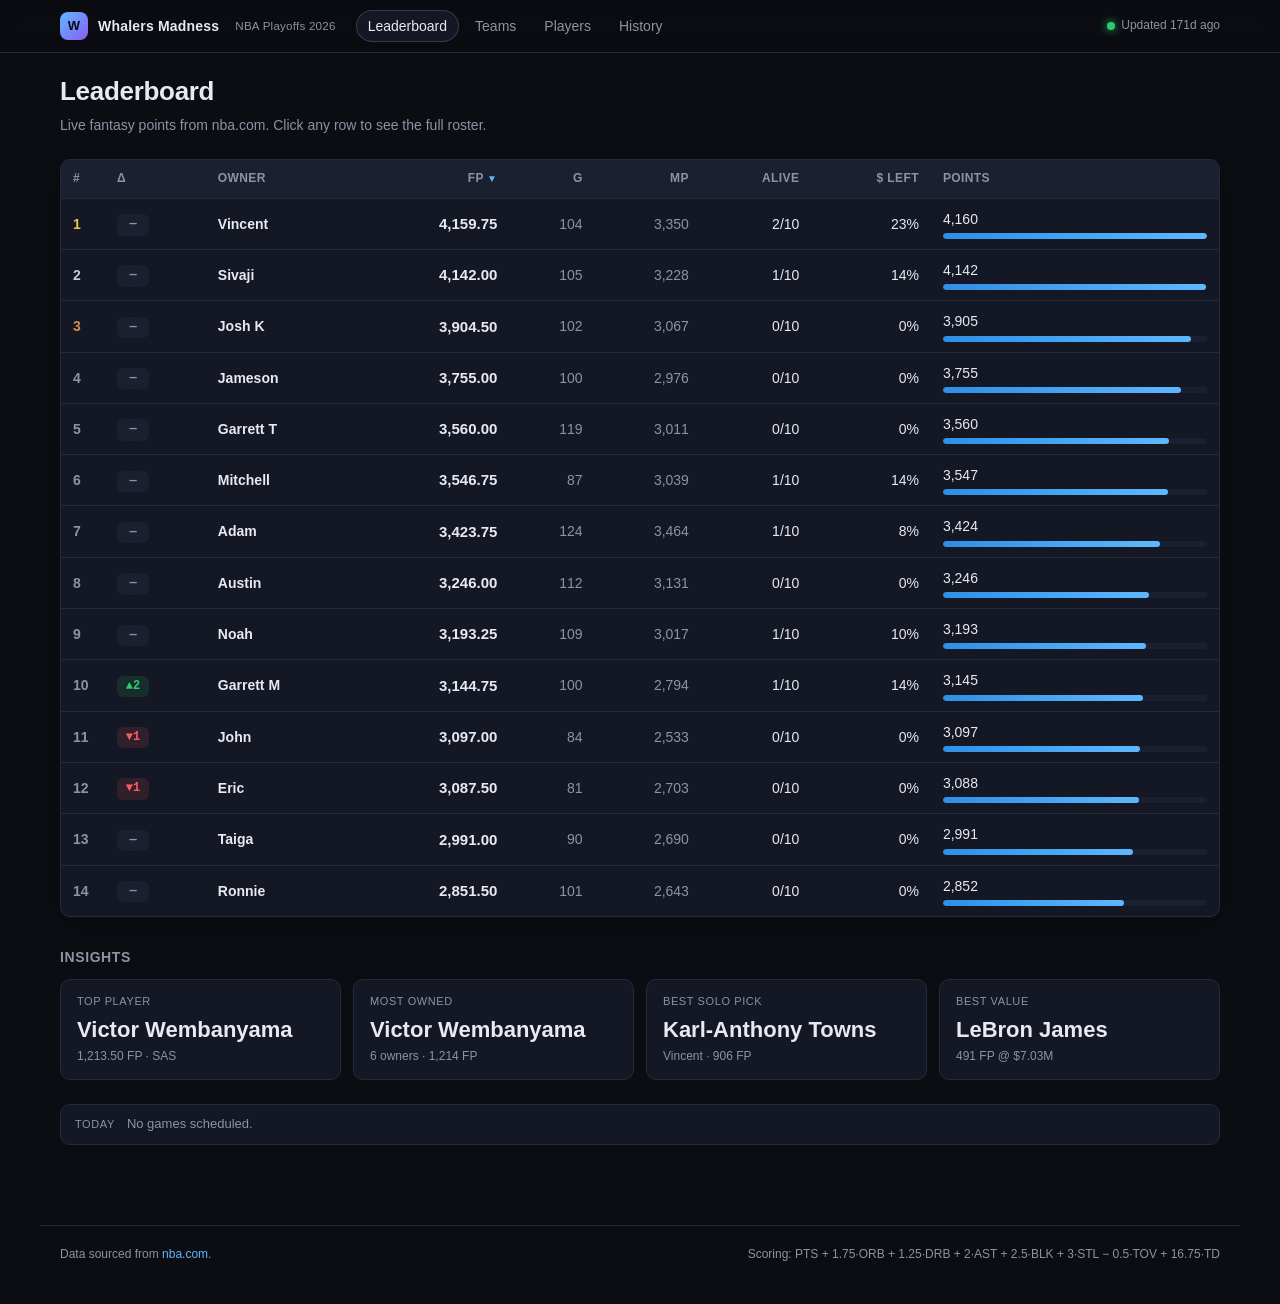
<file: index.html>
<!doctype html>
<html lang="en">
<head>
  <meta charset="utf-8">
  <meta name="viewport" content="width=device-width,initial-scale=1">
  <title>Leaderboard · Whalers Madness</title>
  <link rel="icon" href="data:image/svg+xml;utf8,<svg xmlns='http://www.w3.org/2000/svg' viewBox='0 0 32 32'><rect rx='8' width='32' height='32' fill='%235eb8ff'/><text x='50%25' y='56%25' text-anchor='middle' font-size='18' font-family='system-ui' font-weight='900' fill='%230b0d12'>W</text></svg>">
  <link rel="stylesheet" href="assets/css/style.css">
</head>
<body>
  <header class="site-header">
    <div class="inner">
      <a class="brand" href="./">
        <span class="logo">W</span>
        Whalers Madness <small>NBA Playoffs 2026</small>
      </a>
      <nav class="site-nav">
        <a href="./" data-page="leaderboard">Leaderboard</a>
        <a href="teams.html" data-page="teams">Teams</a>
        <a href="players.html" data-page="players">Players</a>
        <a href="history.html" data-page="history">History</a>
      </nav>
      <span class="updated"><span class="dot"></span><span id="updated-at">Loading…</span></span>
    </div>
  </header>

  <main>
    <h1 class="page-title">Leaderboard</h1>
    <p class="page-subtitle">Live fantasy points from nba.com. Click any row to see the full roster.</p>

    <div class="table-wrap">
      <div class="table-scroll">
        <table class="stats" id="leaderboard-table">
          <thead>
            <tr>
              <th class="left" data-sort-key="rank" data-sort-default="asc">#</th>
              <th class="left hide-sm" data-sort-key="rankDelta" data-sort-default="desc">Δ</th>
              <th class="left" data-sort-key="owner" data-sort-default="asc">Owner</th>
              <th data-sort-key="FP">FP</th>
              <th class="hide-sm" data-sort-key="G">G</th>
              <th class="hide-sm" data-sort-key="MP">MP</th>
              <th data-sort-key="playersLeft">Alive</th>
              <th class="hide-sm" data-sort-key="salaryLeftPct">$ Left</th>
              <th class="left hide-sm">Points</th>
            </tr>
          </thead>
          <tbody><tr><td colspan="9" class="loading">Loading leaderboard</td></tr></tbody>
        </table>
      </div>
    </div>

    <div id="insights" class="insights"></div>
    <div id="today" class="today-strip"></div>
  </main>

  <footer class="site-footer">
    <span>Data sourced from <a href="https://www.nba.com/" target="_blank" rel="noopener">nba.com</a>.</span>
    <span>Scoring: PTS + 1.75·ORB + 1.25·DRB + 2·AST + 2.5·BLK + 3·STL − 0.5·TOV + 16.75·TD</span>
  </footer>

  <script type="module" src="assets/js/leaderboard.js"></script>
</body>
</html>
</file>
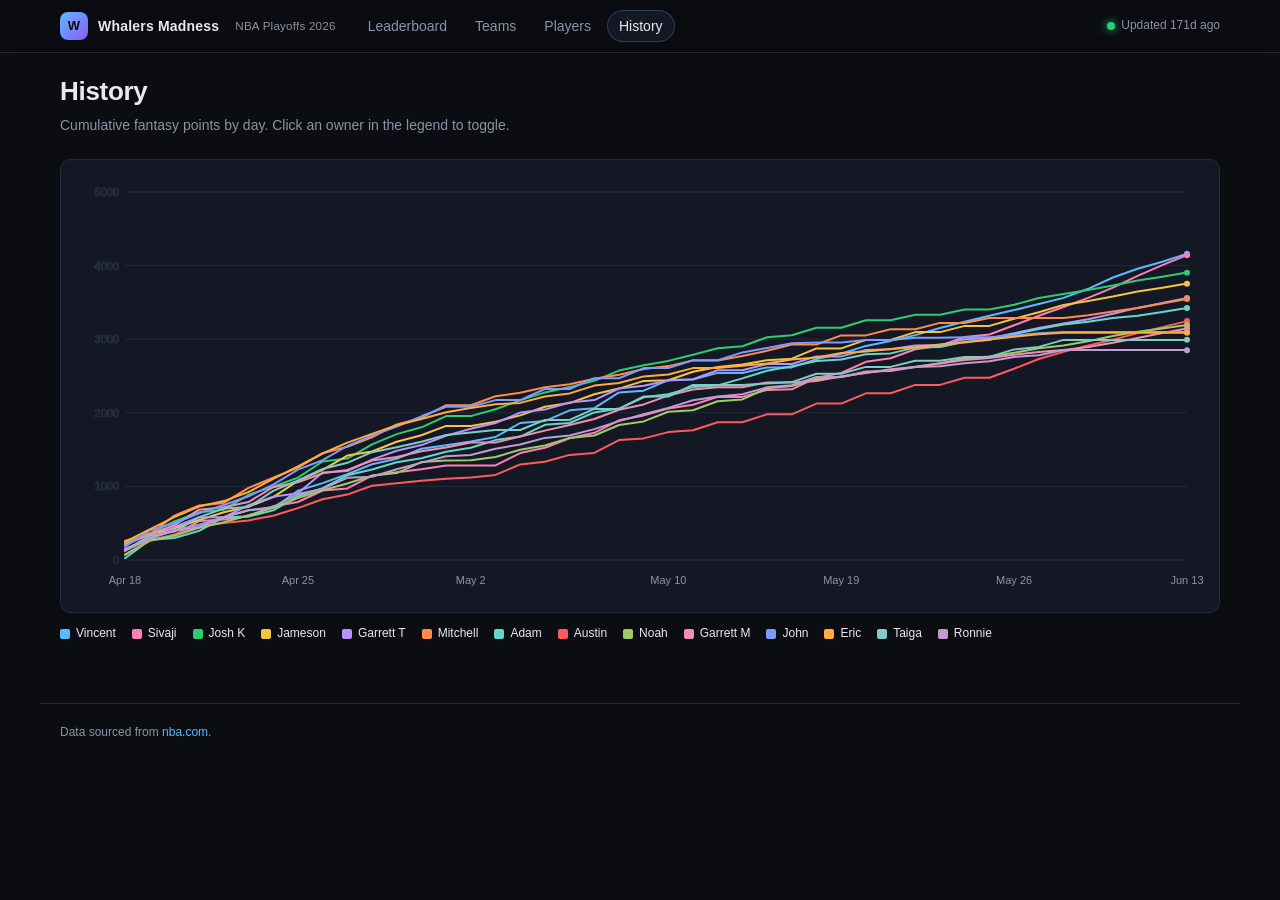
<file: history.html>
<!doctype html>
<html lang="en">
<head>
  <meta charset="utf-8">
  <meta name="viewport" content="width=device-width,initial-scale=1">
  <title>History · Whalers Madness</title>
  <link rel="icon" href="data:image/svg+xml;utf8,<svg xmlns='http://www.w3.org/2000/svg' viewBox='0 0 32 32'><rect rx='8' width='32' height='32' fill='%235eb8ff'/><text x='50%25' y='56%25' text-anchor='middle' font-size='18' font-family='system-ui' font-weight='900' fill='%230b0d12'>W</text></svg>">
  <link rel="stylesheet" href="assets/css/style.css">
</head>
<body>
  <header class="site-header">
    <div class="inner">
      <a class="brand" href="./">
        <span class="logo">W</span>
        Whalers Madness <small>NBA Playoffs 2026</small>
      </a>
      <nav class="site-nav">
        <a href="./" data-page="leaderboard">Leaderboard</a>
        <a href="teams.html" data-page="teams">Teams</a>
        <a href="players.html" data-page="players">Players</a>
        <a href="history.html" data-page="history">History</a>
      </nav>
      <span class="updated"><span class="dot"></span><span id="updated-at">Loading…</span></span>
    </div>
  </header>

  <main>
    <h1 class="page-title">History</h1>
    <p class="page-subtitle">Cumulative fantasy points by day. Click an owner in the legend to toggle.</p>
    <div id="chart" class="chart-wrap"><div class="loading">Loading history</div></div>
    <div id="legend" class="chart-legend"></div>
  </main>

  <footer class="site-footer">
    <span>Data sourced from <a href="https://www.nba.com/" target="_blank" rel="noopener">nba.com</a>.</span>
  </footer>

  <script type="module" src="assets/js/history.js"></script>
</body>
</html>
</file>
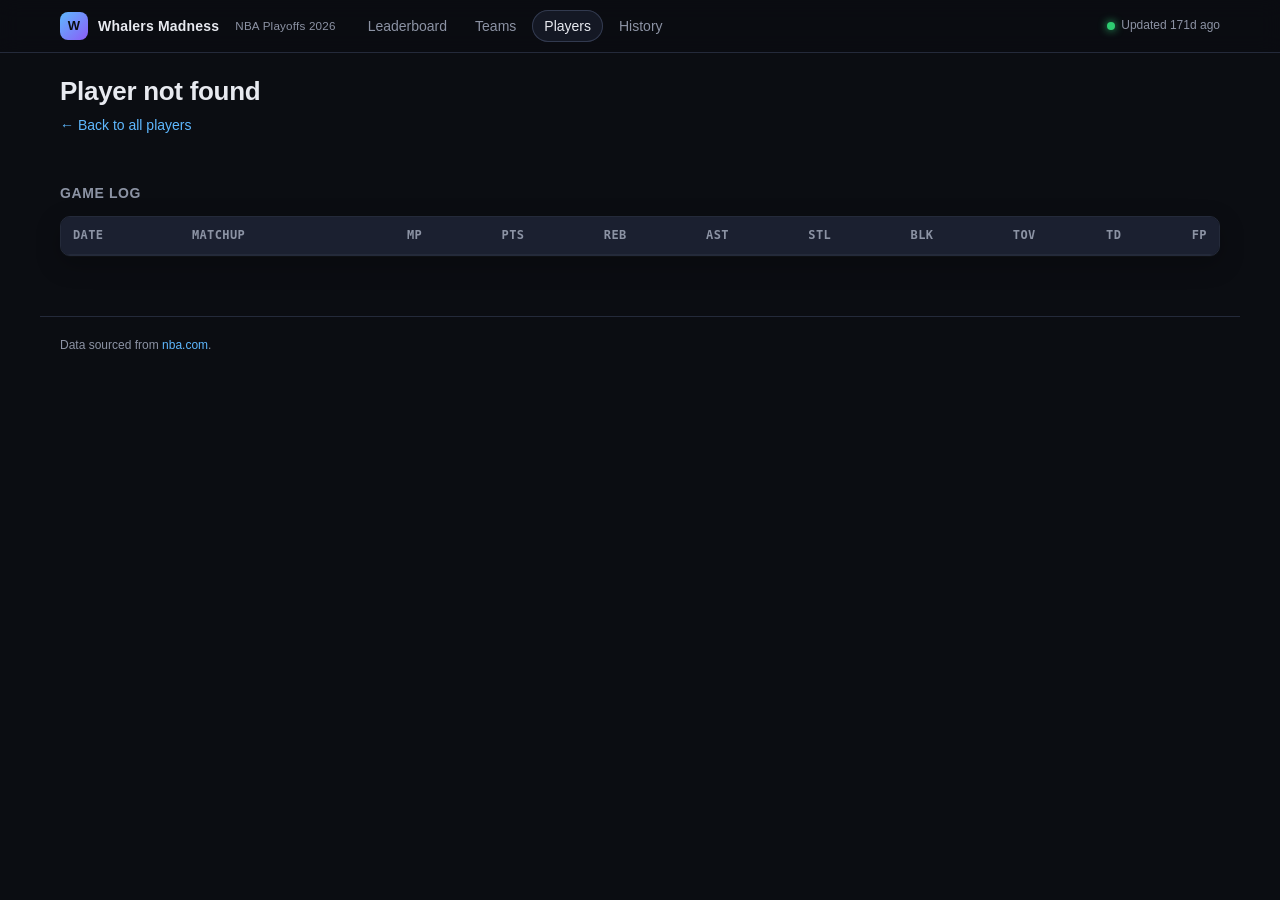
<file: player.html>
<!doctype html>
<html lang="en">
<head>
  <meta charset="utf-8">
  <meta name="viewport" content="width=device-width,initial-scale=1">
  <title>Player · Whalers Madness</title>
  <link rel="icon" href="data:image/svg+xml;utf8,<svg xmlns='http://www.w3.org/2000/svg' viewBox='0 0 32 32'><rect rx='8' width='32' height='32' fill='%235eb8ff'/><text x='50%25' y='56%25' text-anchor='middle' font-size='18' font-family='system-ui' font-weight='900' fill='%230b0d12'>W</text></svg>">
  <link rel="stylesheet" href="assets/css/style.css">
</head>
<body>
  <header class="site-header">
    <div class="inner">
      <a class="brand" href="./">
        <span class="logo">W</span>
        Whalers Madness <small>NBA Playoffs 2026</small>
      </a>
      <nav class="site-nav">
        <a href="./" data-page="leaderboard">Leaderboard</a>
        <a href="teams.html" data-page="teams">Teams</a>
        <a href="players.html" data-page="players">Players</a>
        <a href="history.html" data-page="history">History</a>
      </nav>
      <span class="updated"><span class="dot"></span><span id="updated-at">Loading…</span></span>
    </div>
  </header>

  <main>
    <div id="player-header"></div>
    <div id="player-summary" class="stat-row"></div>
    <h2 class="section-title">Game Log</h2>
    <div class="table-wrap">
      <div class="table-scroll">
        <table class="stats gamelog-table" id="player-gamelog">
          <thead>
            <tr>
              <th class="left" data-sort-key="date" data-sort-default="desc">Date</th>
              <th class="left">Matchup</th>
              <th data-sort-key="MP">MP</th>
              <th data-sort-key="PTS">PTS</th>
              <th data-sort-key="TRB">REB</th>
              <th data-sort-key="AST">AST</th>
              <th class="hide-sm" data-sort-key="STL">STL</th>
              <th class="hide-sm" data-sort-key="BLK">BLK</th>
              <th class="hide-sm" data-sort-key="TOV">TOV</th>
              <th class="hide-sm" data-sort-key="TD">TD</th>
              <th data-sort-key="FP">FP</th>
            </tr>
          </thead>
          <tbody><tr><td colspan="11" class="loading">Loading game log</td></tr></tbody>
        </table>
      </div>
    </div>
  </main>

  <footer class="site-footer">
    <span>Data sourced from <a href="https://www.nba.com/" target="_blank" rel="noopener">nba.com</a>.</span>
  </footer>

  <script type="module" src="assets/js/player.js"></script>
</body>
</html>
</file>
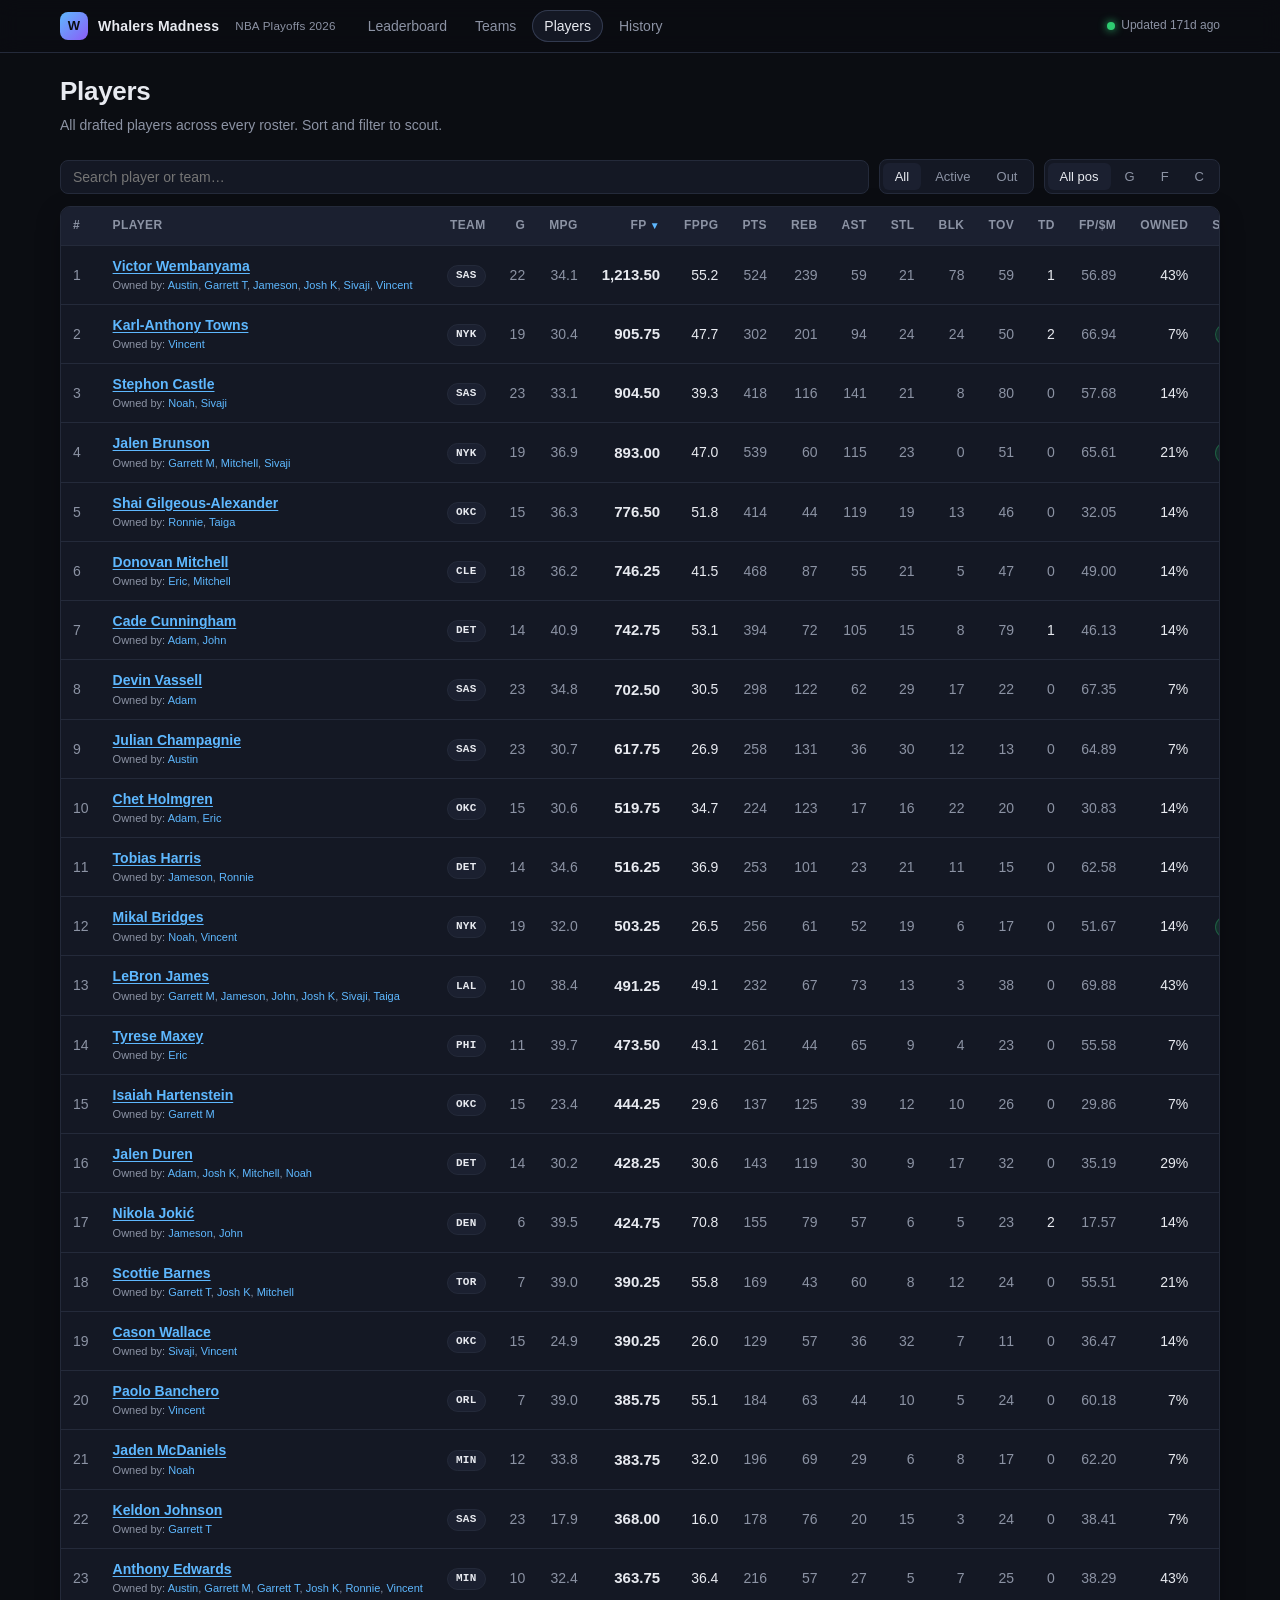
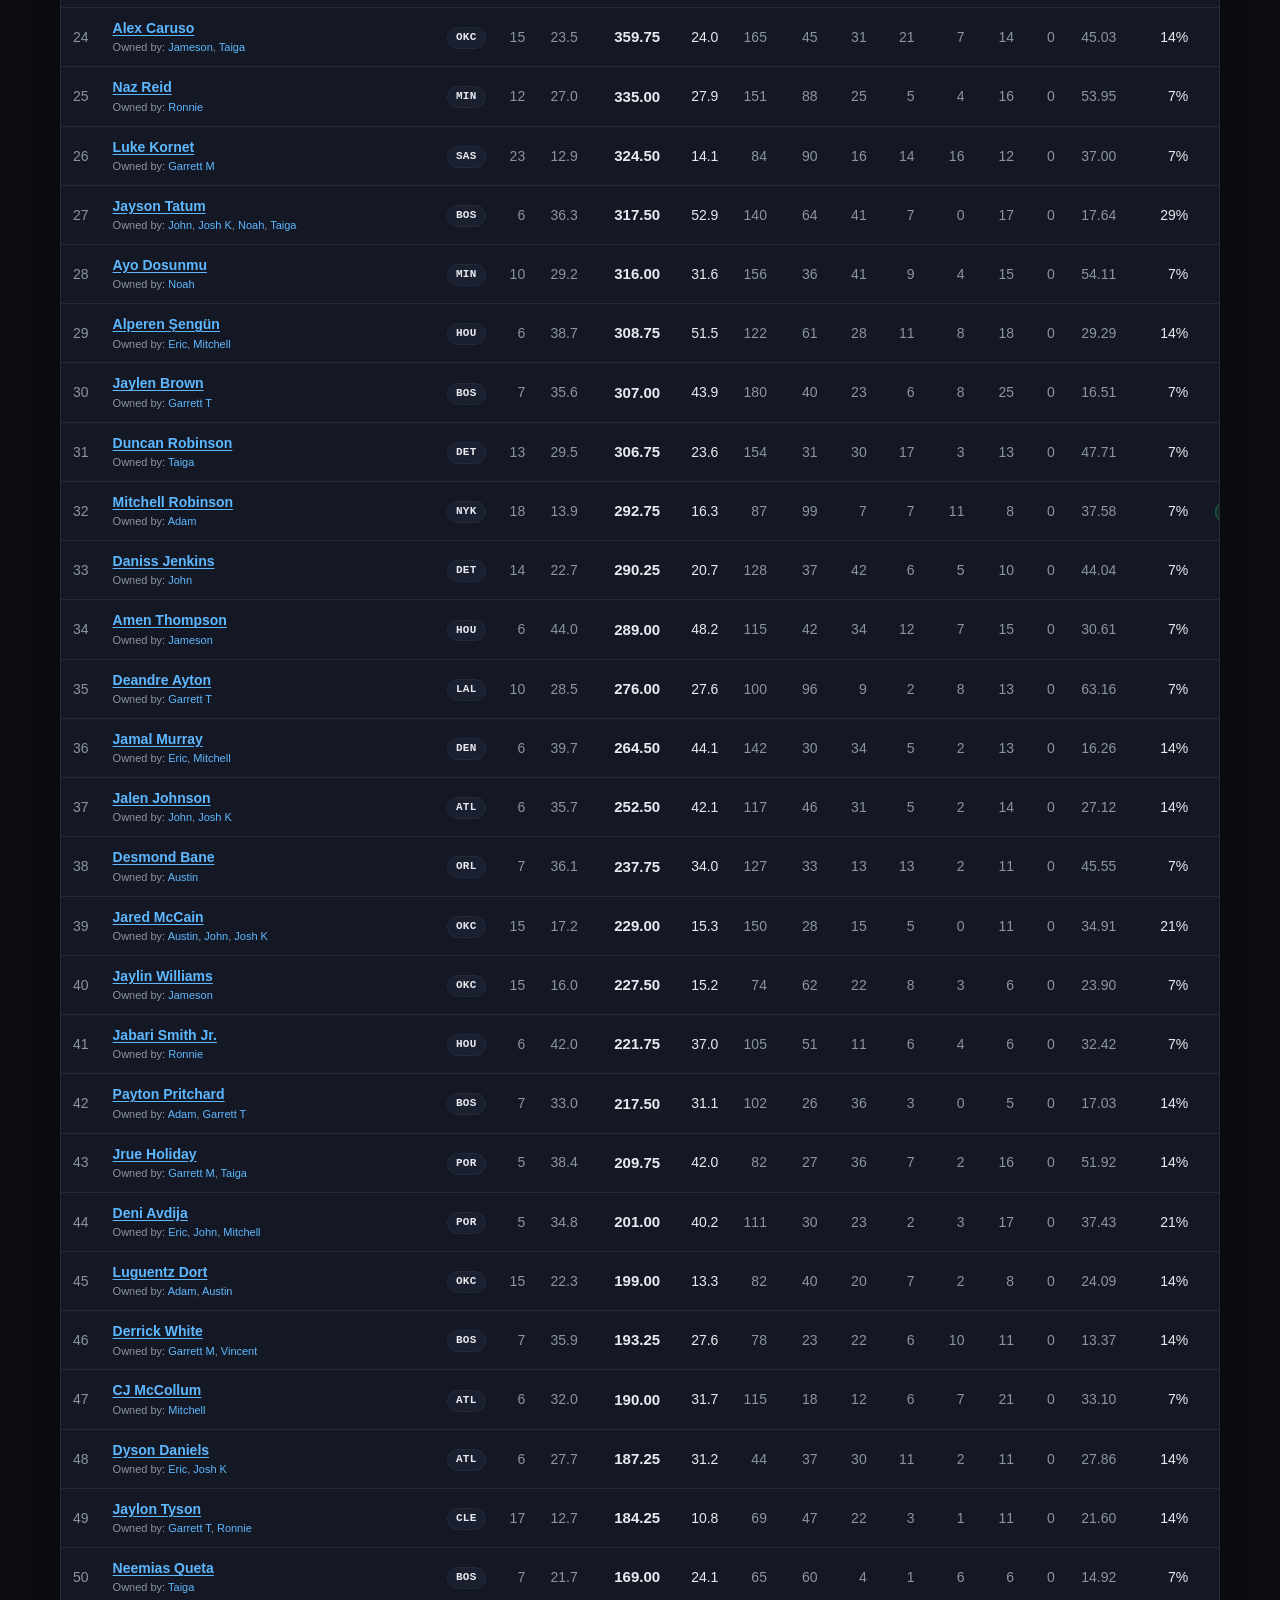
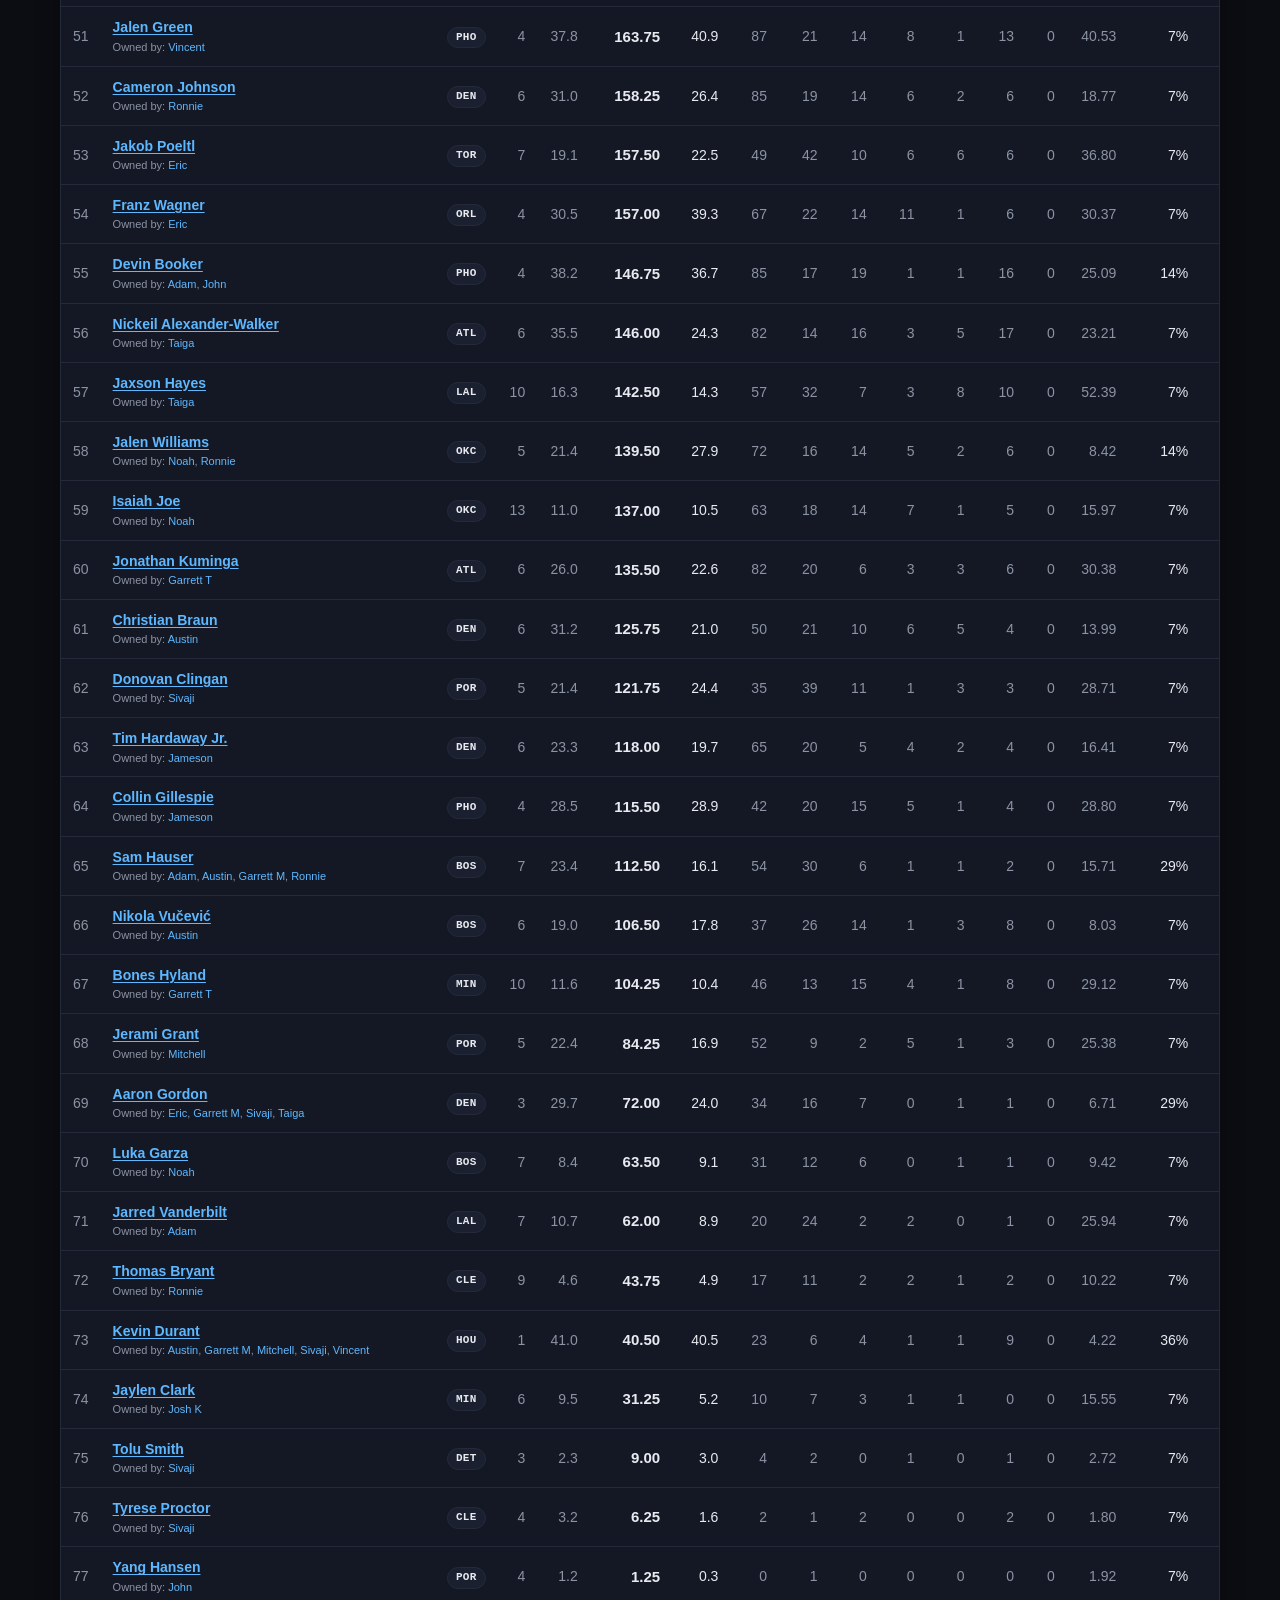
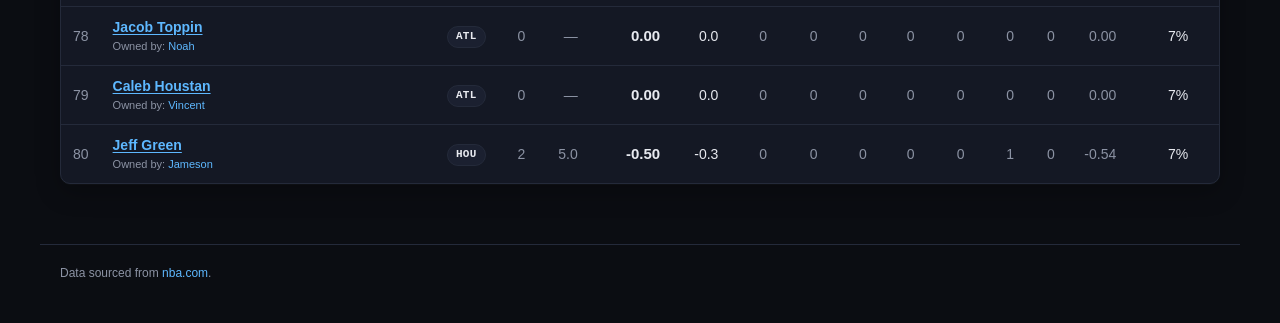
<file: players.html>
<!doctype html>
<html lang="en">
<head>
  <meta charset="utf-8">
  <meta name="viewport" content="width=device-width,initial-scale=1">
  <title>Players · Whalers Madness</title>
  <link rel="icon" href="data:image/svg+xml;utf8,<svg xmlns='http://www.w3.org/2000/svg' viewBox='0 0 32 32'><rect rx='8' width='32' height='32' fill='%235eb8ff'/><text x='50%25' y='56%25' text-anchor='middle' font-size='18' font-family='system-ui' font-weight='900' fill='%230b0d12'>W</text></svg>">
  <link rel="stylesheet" href="assets/css/style.css">
</head>
<body>
  <header class="site-header">
    <div class="inner">
      <a class="brand" href="./">
        <span class="logo">W</span>
        Whalers Madness <small>NBA Playoffs 2026</small>
      </a>
      <nav class="site-nav">
        <a href="./" data-page="leaderboard">Leaderboard</a>
        <a href="teams.html" data-page="teams">Teams</a>
        <a href="players.html" data-page="players">Players</a>
        <a href="history.html" data-page="history">History</a>
      </nav>
      <span class="updated"><span class="dot"></span><span id="updated-at">Loading…</span></span>
    </div>
  </header>

  <main>
    <h1 class="page-title">Players</h1>
    <p class="page-subtitle">All drafted players across every roster. Sort and filter to scout.</p>

    <div class="toolbar">
      <input id="search" class="search-input" type="search" placeholder="Search player or team…">
      <div class="filter-group" id="status-filter">
        <button class="active" data-status="all">All</button>
        <button data-status="active">Active</button>
        <button data-status="eliminated">Out</button>
      </div>
      <div class="filter-group" id="position-filter">
        <button class="active" data-pos="all">All pos</button>
        <button data-pos="G">G</button>
        <button data-pos="F">F</button>
        <button data-pos="C">C</button>
      </div>
    </div>

    <div class="table-wrap">
      <div class="table-scroll">
        <table class="stats" id="players-table">
          <thead>
            <tr>
              <th class="left" data-sort-key="rank" data-sort-default="asc">#</th>
              <th class="left" data-sort-key="name" data-sort-default="asc">Player</th>
              <th>Team</th>
              <th data-sort-key="G">G</th>
              <th class="hide-sm" data-sort-key="MPPG">MPG</th>
              <th data-sort-key="FP">FP</th>
              <th data-sort-key="FPPG">FPPG</th>
              <th class="hide-sm" data-sort-key="PTS">PTS</th>
              <th class="hide-sm" data-sort-key="TRB">REB</th>
              <th class="hide-sm" data-sort-key="AST">AST</th>
              <th class="hide-sm" data-sort-key="STL">STL</th>
              <th class="hide-sm" data-sort-key="BLK">BLK</th>
              <th class="hide-sm" data-sort-key="TOV">TOV</th>
              <th class="hide-sm" data-sort-key="TD">TD</th>
              <th class="hide-sm" data-sort-key="FPperDollar" title="Fantasy points per $1M of salary">FP/$M</th>
              <th data-sort-key="ownership">Owned</th>
              <th>Status</th>
            </tr>
          </thead>
          <tbody><tr><td colspan="17" class="loading">Loading players</td></tr></tbody>
        </table>
      </div>
    </div>
  </main>

  <footer class="site-footer">
    <span>Data sourced from <a href="https://www.nba.com/" target="_blank" rel="noopener">nba.com</a>.</span>
  </footer>

  <script type="module" src="assets/js/players.js"></script>
</body>
</html>
</file>
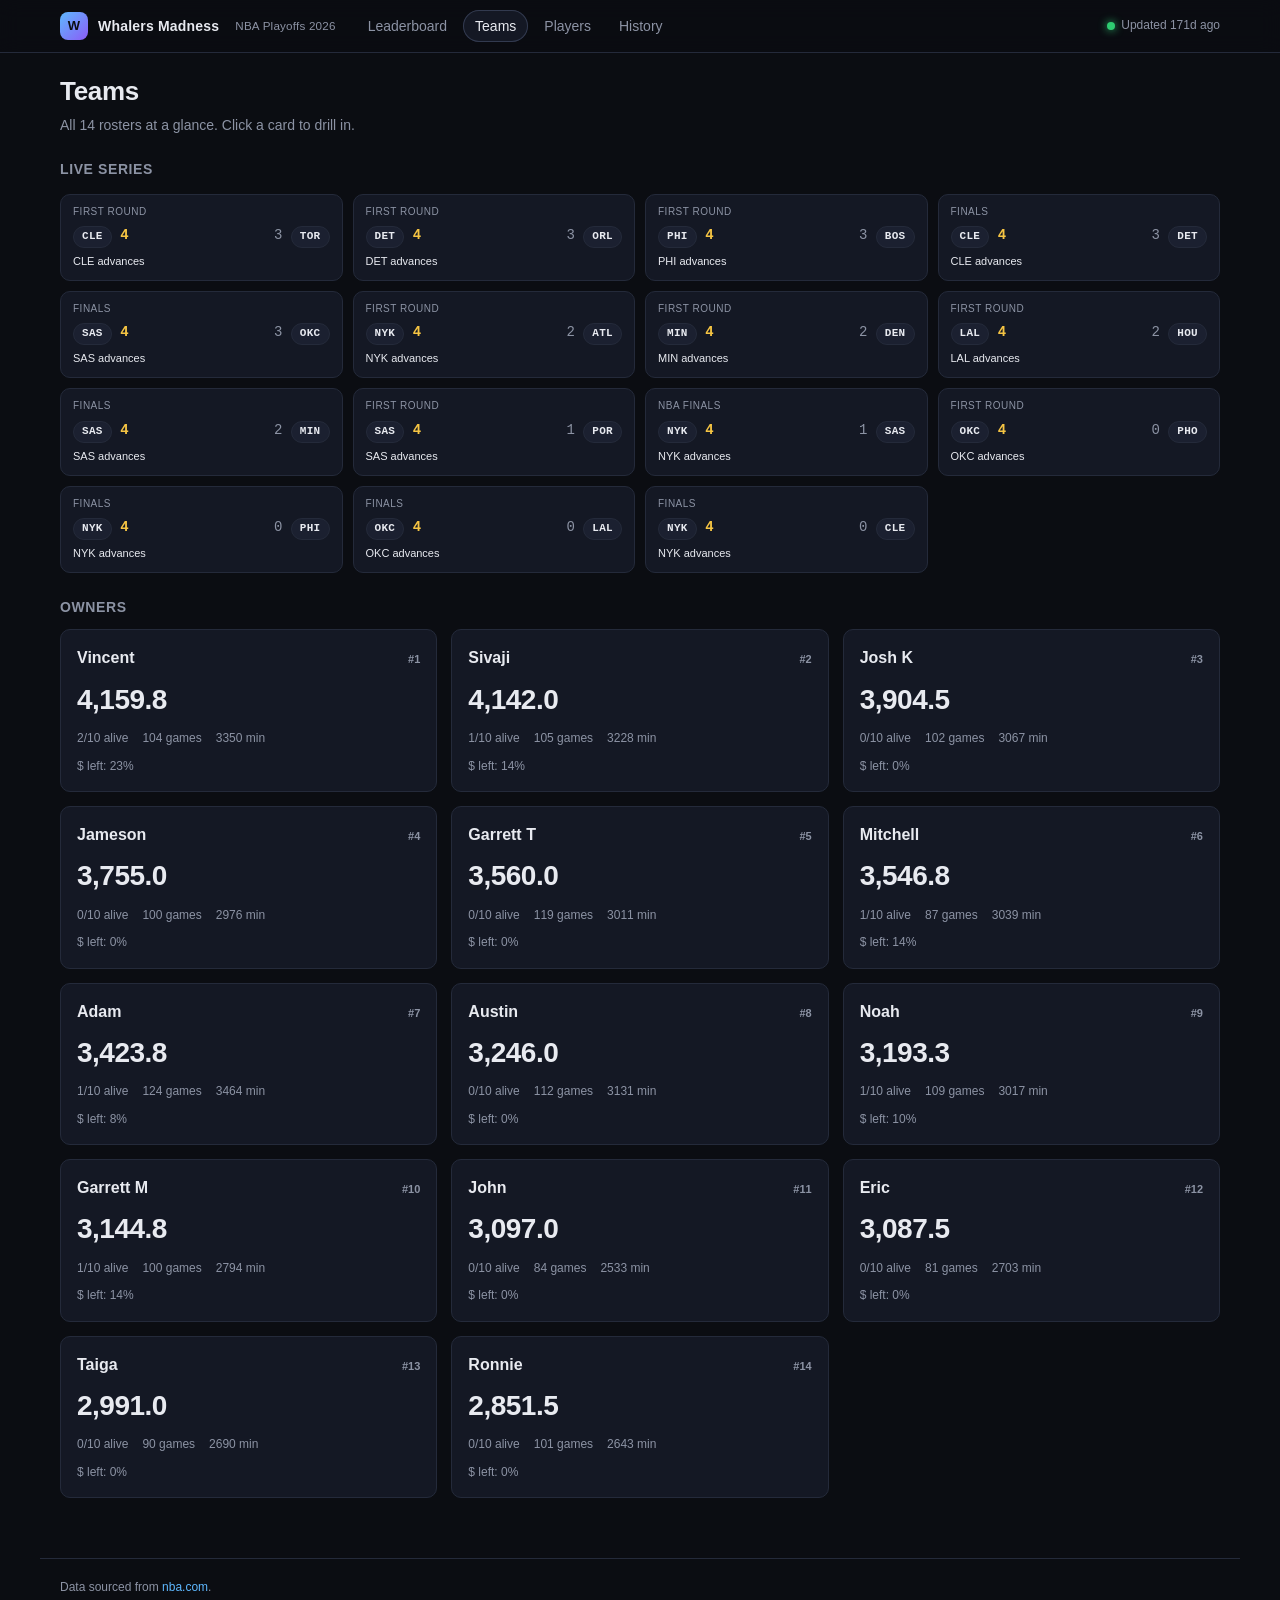
<file: teams.html>
<!doctype html>
<html lang="en">
<head>
  <meta charset="utf-8">
  <meta name="viewport" content="width=device-width,initial-scale=1">
  <title>Teams · Whalers Madness</title>
  <link rel="icon" href="data:image/svg+xml;utf8,<svg xmlns='http://www.w3.org/2000/svg' viewBox='0 0 32 32'><rect rx='8' width='32' height='32' fill='%235eb8ff'/><text x='50%25' y='56%25' text-anchor='middle' font-size='18' font-family='system-ui' font-weight='900' fill='%230b0d12'>W</text></svg>">
  <link rel="stylesheet" href="assets/css/style.css">
</head>
<body>
  <header class="site-header">
    <div class="inner">
      <a class="brand" href="./">
        <span class="logo">W</span>
        Whalers Madness <small>NBA Playoffs 2026</small>
      </a>
      <nav class="site-nav">
        <a href="./" data-page="leaderboard">Leaderboard</a>
        <a href="teams.html" data-page="teams">Teams</a>
        <a href="players.html" data-page="players">Players</a>
        <a href="history.html" data-page="history">History</a>
      </nav>
      <span class="updated"><span class="dot"></span><span id="updated-at">Loading…</span></span>
    </div>
  </header>

  <main>
    <h1 class="page-title">Teams</h1>
    <p class="page-subtitle">All 14 rosters at a glance. Click a card to drill in.</p>
    <h2 class="section-title">Live Series</h2>
    <div id="series-strip" class="series-strip"></div>
    <h2 class="section-title">Owners</h2>
    <div id="team-grid" class="team-grid"><div class="loading">Loading teams</div></div>
  </main>

  <footer class="site-footer">
    <span>Data sourced from <a href="https://www.nba.com/" target="_blank" rel="noopener">nba.com</a>.</span>
  </footer>

  <script type="module" src="assets/js/teams.js"></script>
</body>
</html>
</file>
<file: assets/css/style.css>
:root {
  --bg: #0b0d12;
  --surface: #141824;
  --surface-2: #1b2030;
  --border: #242a3a;
  --border-strong: #323a4f;
  --text: #e8eaf0;
  --muted: #8c93a4;
  --accent: #5eb8ff;
  --accent-strong: #2e8fe6;
  --gold: #f5c443;
  --silver: #c8cbd1;
  --bronze: #d38a55;
  --good: #2ecc71;
  --bad: #ff5a5f;
  --warn: #f6ad3c;
  --radius: 10px;
  --shadow: 0 1px 0 rgba(255,255,255,0.02), 0 8px 24px rgba(0,0,0,0.25);
  --mono: "SF Mono", "JetBrains Mono", Menlo, Consolas, monospace;
}

* { box-sizing: border-box; }

html, body {
  margin: 0;
  padding: 0;
  background: var(--bg);
  color: var(--text);
  font-family: -apple-system, BlinkMacSystemFont, "Segoe UI", Roboto,
    "Helvetica Neue", Arial, sans-serif;
  font-size: 14px;
  line-height: 1.45;
  -webkit-font-smoothing: antialiased;
}

a { color: var(--accent); text-decoration: none; }
a:hover { color: var(--accent-strong); }

/* ------------------------------------------------------- Header / nav */

.site-header {
  position: sticky;
  top: 0;
  z-index: 10;
  background: rgba(11, 13, 18, 0.92);
  backdrop-filter: blur(10px);
  border-bottom: 1px solid var(--border);
}

.site-header .inner {
  max-width: 1200px;
  margin: 0 auto;
  padding: 10px 20px;
  display: flex;
  align-items: center;
  gap: 20px;
  flex-wrap: wrap;
}

.brand {
  display: flex;
  align-items: center;
  gap: 10px;
  font-weight: 700;
  color: var(--text);
  letter-spacing: 0.2px;
}
.brand .logo {
  width: 28px;
  height: 28px;
  border-radius: 8px;
  background: linear-gradient(135deg, var(--accent) 0%, #8b5cf6 100%);
  display: grid;
  place-items: center;
  color: #0b0d12;
  font-weight: 900;
  font-size: 13px;
}
.brand small {
  font-weight: 500;
  color: var(--muted);
  margin-left: 6px;
}

.site-nav {
  display: flex;
  gap: 4px;
  flex-wrap: wrap;
}
.site-nav a {
  padding: 6px 12px;
  border-radius: 999px;
  color: var(--muted);
  font-weight: 500;
}
.site-nav a:hover { color: var(--text); background: var(--surface); }
.site-nav a.active {
  color: var(--text);
  background: var(--surface);
  box-shadow: inset 0 0 0 1px var(--border-strong);
}

.updated {
  margin-left: auto;
  font-size: 12px;
  color: var(--muted);
  display: flex;
  gap: 6px;
  align-items: center;
}
.updated .dot {
  width: 8px;
  height: 8px;
  border-radius: 50%;
  background: var(--good);
  box-shadow: 0 0 8px var(--good);
  animation: pulse 2s ease-in-out infinite;
}
@keyframes pulse {
  0%, 100% { opacity: 1; }
  50% { opacity: 0.4; }
}

/* --------------------------------------------------------- Main layout */

main {
  max-width: 1200px;
  margin: 0 auto;
  padding: 20px;
}

h1.page-title {
  margin: 0 0 4px 0;
  font-size: 26px;
  letter-spacing: -0.3px;
}
.page-subtitle {
  color: var(--muted);
  margin: 0 0 24px 0;
  font-size: 14px;
}

.section-title {
  margin: 28px 0 12px 0;
  font-size: 15px;
  color: var(--muted);
  letter-spacing: 0.5px;
  text-transform: uppercase;
  font-weight: 600;
}

/* ----------------------------------------------------------- Stat cards */

.stat-row {
  display: grid;
  grid-template-columns: repeat(auto-fit, minmax(180px, 1fr));
  gap: 12px;
  margin-bottom: 24px;
}
.stat-card {
  background: var(--surface);
  border: 1px solid var(--border);
  border-radius: var(--radius);
  padding: 14px 16px;
}
.stat-card .label {
  font-size: 11px;
  text-transform: uppercase;
  letter-spacing: 0.6px;
  color: var(--muted);
  margin-bottom: 4px;
}
.stat-card .value {
  font-size: 22px;
  font-weight: 700;
  color: var(--text);
  font-variant-numeric: tabular-nums;
}
.stat-card .sub {
  font-size: 12px;
  color: var(--muted);
  margin-top: 2px;
}

/* -------------------------------------------------------------- Tables */

.table-wrap {
  background: var(--surface);
  border: 1px solid var(--border);
  border-radius: var(--radius);
  overflow: hidden;
  box-shadow: var(--shadow);
}
.table-scroll { overflow-x: auto; }

table.stats {
  width: 100%;
  border-collapse: collapse;
  font-variant-numeric: tabular-nums;
}
table.stats th,
table.stats td {
  padding: 10px 12px;
  text-align: right;
  white-space: nowrap;
  border-bottom: 1px solid var(--border);
}
table.stats th {
  background: var(--surface-2);
  color: var(--muted);
  font-weight: 600;
  font-size: 12px;
  text-transform: uppercase;
  letter-spacing: 0.4px;
  cursor: pointer;
  user-select: none;
  position: sticky;
  top: 0;
}
table.stats th:hover { color: var(--text); }
table.stats th.sort-asc::after  { content: " \25B2"; font-size: 10px; color: var(--accent); }
table.stats th.sort-desc::after { content: " \25BC"; font-size: 10px; color: var(--accent); }
table.stats tbody tr { transition: background 0.1s; }
table.stats tbody tr:hover { background: rgba(94, 184, 255, 0.05); }
table.stats tbody tr.clickable-row:hover { background: rgba(94, 184, 255, 0.1); cursor: pointer; }
table.stats tbody tr:last-child td { border-bottom: none; }

table.stats td.left,
table.stats th.left { text-align: left; }

table.stats .rank {
  font-weight: 700;
  color: var(--muted);
  width: 44px;
}
table.stats .rank.medal-1 { color: var(--gold); }
table.stats .rank.medal-2 { color: var(--silver); }
table.stats .rank.medal-3 { color: var(--bronze); }

table.stats .big { font-size: 15px; font-weight: 700; color: var(--text); }
table.stats .player-name { font-weight: 600; color: var(--accent); }
table.stats tr.clickable-row .player-name { text-decoration: underline; text-underline-offset: 2px; }
table.stats .owner-name { font-weight: 700; color: var(--text); font-size: 14px; }
table.stats .muted { color: var(--muted); }

table.stats td.pos-g { color: #7ecbff; }
table.stats td.pos-f { color: #b594ff; }
table.stats td.pos-c { color: #f59b5e; }

/* Bar inside cell for visual leaderboards */
td.bar-cell { min-width: 160px; position: relative; padding-right: 16px; }
td.bar-cell .bar-track {
  height: 6px;
  background: var(--surface-2);
  border-radius: 3px;
  margin-top: 4px;
  overflow: hidden;
}
td.bar-cell .bar-fill {
  height: 100%;
  background: linear-gradient(90deg, var(--accent-strong), var(--accent));
  border-radius: 3px;
}

/* ----------------------------------------------------------- Pills / tags */

.pill {
  display: inline-block;
  padding: 2px 8px;
  border-radius: 999px;
  font-size: 11px;
  font-weight: 600;
  letter-spacing: 0.3px;
  background: var(--surface-2);
  color: var(--muted);
  border: 1px solid var(--border);
}
.pill.active { background: rgba(46, 204, 113, 0.12); color: var(--good); border-color: rgba(46,204,113,0.3); }
.pill.eliminated { background: rgba(255, 90, 95, 0.12); color: var(--bad); border-color: rgba(255,90,95,0.3); }
.pill.team { font-family: var(--mono); background: var(--surface-2); color: var(--text); }

.position-badge {
  display: inline-block;
  min-width: 26px;
  text-align: center;
  padding: 2px 6px;
  border-radius: 4px;
  font-family: var(--mono);
  font-size: 11px;
  font-weight: 600;
  background: var(--surface-2);
  color: var(--muted);
  border: 1px solid var(--border);
}
.position-badge.G { color: #7ecbff; border-color: rgba(126,203,255,0.3); }
.position-badge.F { color: #b594ff; border-color: rgba(181,148,255,0.3); }
.position-badge.C { color: #f59b5e; border-color: rgba(245,155,94,0.3); }

/* ------------------------------------------------------ Team grid cards */

.team-grid {
  display: grid;
  grid-template-columns: repeat(auto-fill, minmax(280px, 1fr));
  gap: 14px;
}
.team-card {
  background: var(--surface);
  border: 1px solid var(--border);
  border-radius: var(--radius);
  padding: 16px;
  display: flex;
  flex-direction: column;
  gap: 10px;
  transition: border-color 0.1s, transform 0.1s;
  cursor: pointer;
}
.team-card:hover {
  border-color: var(--accent);
  transform: translateY(-1px);
}
.team-card .head {
  display: flex;
  justify-content: space-between;
  align-items: baseline;
  gap: 8px;
}
.team-card .owner {
  font-weight: 700;
  font-size: 16px;
  color: var(--text);
}
.team-card .rank-pill {
  font-size: 11px;
  color: var(--muted);
  font-weight: 600;
}
.team-card .fp {
  font-size: 28px;
  font-weight: 800;
  letter-spacing: -0.5px;
  font-variant-numeric: tabular-nums;
}
.team-card .meta {
  display: flex;
  gap: 14px;
  color: var(--muted);
  font-size: 12px;
}

/* ---------------------------------------------------------- Team detail */

.team-summary {
  display: grid;
  grid-template-columns: 1fr auto;
  align-items: center;
  gap: 20px;
  background: var(--surface);
  border: 1px solid var(--border);
  border-radius: var(--radius);
  padding: 20px 24px;
  margin-bottom: 24px;
}
.team-summary h2 {
  margin: 0;
  font-size: 28px;
  letter-spacing: -0.5px;
}
.team-summary .sub {
  color: var(--muted);
  margin-top: 4px;
}
.team-summary .big-fp {
  font-size: 38px;
  font-weight: 800;
  font-variant-numeric: tabular-nums;
  letter-spacing: -1px;
}

/* ------------------------------------------------------------ Loading */

.loading, .error-box {
  padding: 40px;
  text-align: center;
  color: var(--muted);
}
.loading::after {
  content: "";
  display: inline-block;
  width: 14px;
  height: 14px;
  border: 2px solid var(--muted);
  border-top-color: transparent;
  border-radius: 50%;
  animation: spin 0.8s linear infinite;
  margin-left: 8px;
  vertical-align: middle;
}
@keyframes spin { to { transform: rotate(360deg); } }

.error-box {
  background: rgba(255, 90, 95, 0.08);
  border: 1px solid rgba(255, 90, 95, 0.3);
  border-radius: var(--radius);
  color: var(--bad);
}

/* -------------------------------------------------------- Search / filter */

.toolbar {
  display: flex;
  gap: 10px;
  align-items: center;
  margin-bottom: 12px;
  flex-wrap: wrap;
}
.search-input {
  flex: 1;
  min-width: 200px;
  background: var(--surface);
  border: 1px solid var(--border);
  border-radius: 8px;
  padding: 8px 12px;
  color: var(--text);
  font-size: 14px;
  outline: none;
}
.search-input:focus { border-color: var(--accent); }

.filter-group {
  display: flex;
  gap: 2px;
  background: var(--surface);
  border: 1px solid var(--border);
  border-radius: 8px;
  padding: 3px;
}
.filter-group button {
  background: transparent;
  border: none;
  color: var(--muted);
  padding: 6px 12px;
  border-radius: 6px;
  font-size: 13px;
  cursor: pointer;
  font-weight: 500;
}
.filter-group button:hover { color: var(--text); }
.filter-group button.active {
  background: var(--surface-2);
  color: var(--text);
}

/* ---------------------------------------------------------- History chart */

.chart-wrap {
  background: var(--surface);
  border: 1px solid var(--border);
  border-radius: var(--radius);
  padding: 16px;
  overflow-x: auto;
}
.chart-wrap svg { display: block; }
.chart-legend {
  display: flex;
  flex-wrap: wrap;
  gap: 10px 16px;
  margin-top: 12px;
  font-size: 12px;
}
.chart-legend .entry {
  display: inline-flex;
  align-items: center;
  gap: 6px;
  color: var(--muted);
  cursor: pointer;
  user-select: none;
}
.chart-legend .entry .swatch {
  width: 10px;
  height: 10px;
  border-radius: 2px;
  display: inline-block;
}
.chart-legend .entry.on { color: var(--text); }
.chart-legend .entry.off .swatch { opacity: 0.25; }

/* ----------------------------------------------------------- Footer */

footer.site-footer {
  max-width: 1200px;
  margin: 40px auto 20px auto;
  padding: 20px;
  color: var(--muted);
  font-size: 12px;
  border-top: 1px solid var(--border);
  display: flex;
  justify-content: space-between;
  flex-wrap: wrap;
  gap: 10px;
}

/* ----------------------------------------------------- Rank movement */

.move {
  display: inline-block;
  min-width: 32px;
  padding: 2px 6px;
  border-radius: 6px;
  font-size: 12px;
  font-weight: 600;
  font-family: var(--mono);
  text-align: center;
  background: var(--surface-2);
  color: var(--muted);
}
.move.up { color: var(--good); background: rgba(46, 204, 113, 0.12); }
.move.down { color: var(--bad); background: rgba(255, 90, 95, 0.12); }
.move.flat { color: var(--muted); }

/* ---------------------------------------------------- Today's games */

.today-strip {
  margin: 14px 0 20px 0;
}
.today-label {
  font-size: 11px;
  letter-spacing: 0.6px;
  text-transform: uppercase;
  color: var(--muted);
  margin-bottom: 8px;
}
.today-games {
  display: grid;
  grid-template-columns: repeat(auto-fill, minmax(220px, 1fr));
  gap: 10px;
}
.today-game {
  background: var(--surface);
  border: 1px solid var(--border);
  border-radius: var(--radius);
  padding: 10px 12px;
  display: grid;
  grid-template-columns: 1fr auto;
  grid-template-rows: auto auto;
  align-items: center;
  gap: 4px 10px;
}
.today-matchup {
  display: flex;
  align-items: center;
  gap: 6px;
  font-size: 13px;
}
.today-score {
  font-family: var(--mono);
  font-weight: 700;
  font-size: 15px;
}
.today-status {
  font-size: 12px;
  color: var(--muted);
}
.today-pill {
  font-size: 10px;
  padding: 2px 6px;
  border-radius: 4px;
  background: var(--surface-2);
  color: var(--muted);
  text-transform: uppercase;
  letter-spacing: 0.4px;
}
.today-pill.final { color: var(--muted); }
.today-pill.live {
  color: #fff;
  background: var(--bad);
  animation: pulse 1.8s infinite;
}
.today-pill.scheduled { color: var(--accent); background: rgba(94, 184, 255, 0.1); }
.today-series {
  grid-column: 1 / -1;
  font-size: 11px;
  color: var(--muted);
  font-family: var(--mono);
}
.today-empty {
  background: var(--surface);
  border: 1px solid var(--border);
  border-radius: var(--radius);
  padding: 10px 14px;
  display: flex;
  align-items: center;
  gap: 12px;
  color: var(--muted);
  font-size: 13px;
}
.today-empty .today-label { margin: 0; }

@keyframes pulse {
  0%, 100% { opacity: 1; }
  50% { opacity: 0.55; }
}

/* ------------------------------------------------------- Insights */

.insights { margin-top: 30px; }
.section-title {
  font-size: 14px;
  letter-spacing: 0.6px;
  text-transform: uppercase;
  color: var(--muted);
  margin: 0 0 12px 0;
  font-weight: 600;
}
.insight-card { }

/* ---------------------------------------------------- Series strip */

.series-strip {
  display: grid;
  grid-template-columns: repeat(auto-fill, minmax(240px, 1fr));
  gap: 10px;
  margin: 14px 0 24px 0;
}
.series-card {
  background: var(--surface);
  border: 1px solid var(--border);
  border-radius: var(--radius);
  padding: 10px 12px;
  display: flex;
  flex-direction: column;
  gap: 6px;
}
.series-card .round-label {
  font-size: 10px;
  letter-spacing: 0.5px;
  text-transform: uppercase;
  color: var(--muted);
}
.series-card .matchup {
  display: flex;
  align-items: center;
  justify-content: space-between;
  font-family: var(--mono);
  font-size: 14px;
}
.series-card .matchup .leader { color: var(--good); font-weight: 700; }
.series-card .matchup .trailer { color: var(--muted); }
.series-card.over .matchup .leader { color: var(--gold); }
.series-card.risk { border-color: rgba(255, 90, 95, 0.4); }

/* ---------------------------------------------------- At-risk pill */

.pill.at-risk {
  background: rgba(246, 173, 60, 0.12);
  color: var(--warn);
  border: 1px solid rgba(246, 173, 60, 0.25);
}

/* ---------------------------------------------------- Game log table */

.gamelog-table td, .gamelog-table th { font-family: var(--mono); }
.gamelog-bigfp { font-weight: 700; }

/* --------------------------------------------------------- Small screens */

@media (max-width: 640px) {
  h1.page-title { font-size: 22px; }
  table.stats th, table.stats td { padding: 8px 8px; font-size: 13px; }
  .team-summary { grid-template-columns: 1fr; }
  .team-summary .big-fp { font-size: 30px; }
  main { padding: 14px; }
  .updated { width: 100%; order: 99; }
  .hide-sm { display: none !important; }
  .today-games { grid-template-columns: 1fr; }
  .series-strip { grid-template-columns: 1fr 1fr; }
}
</file>
